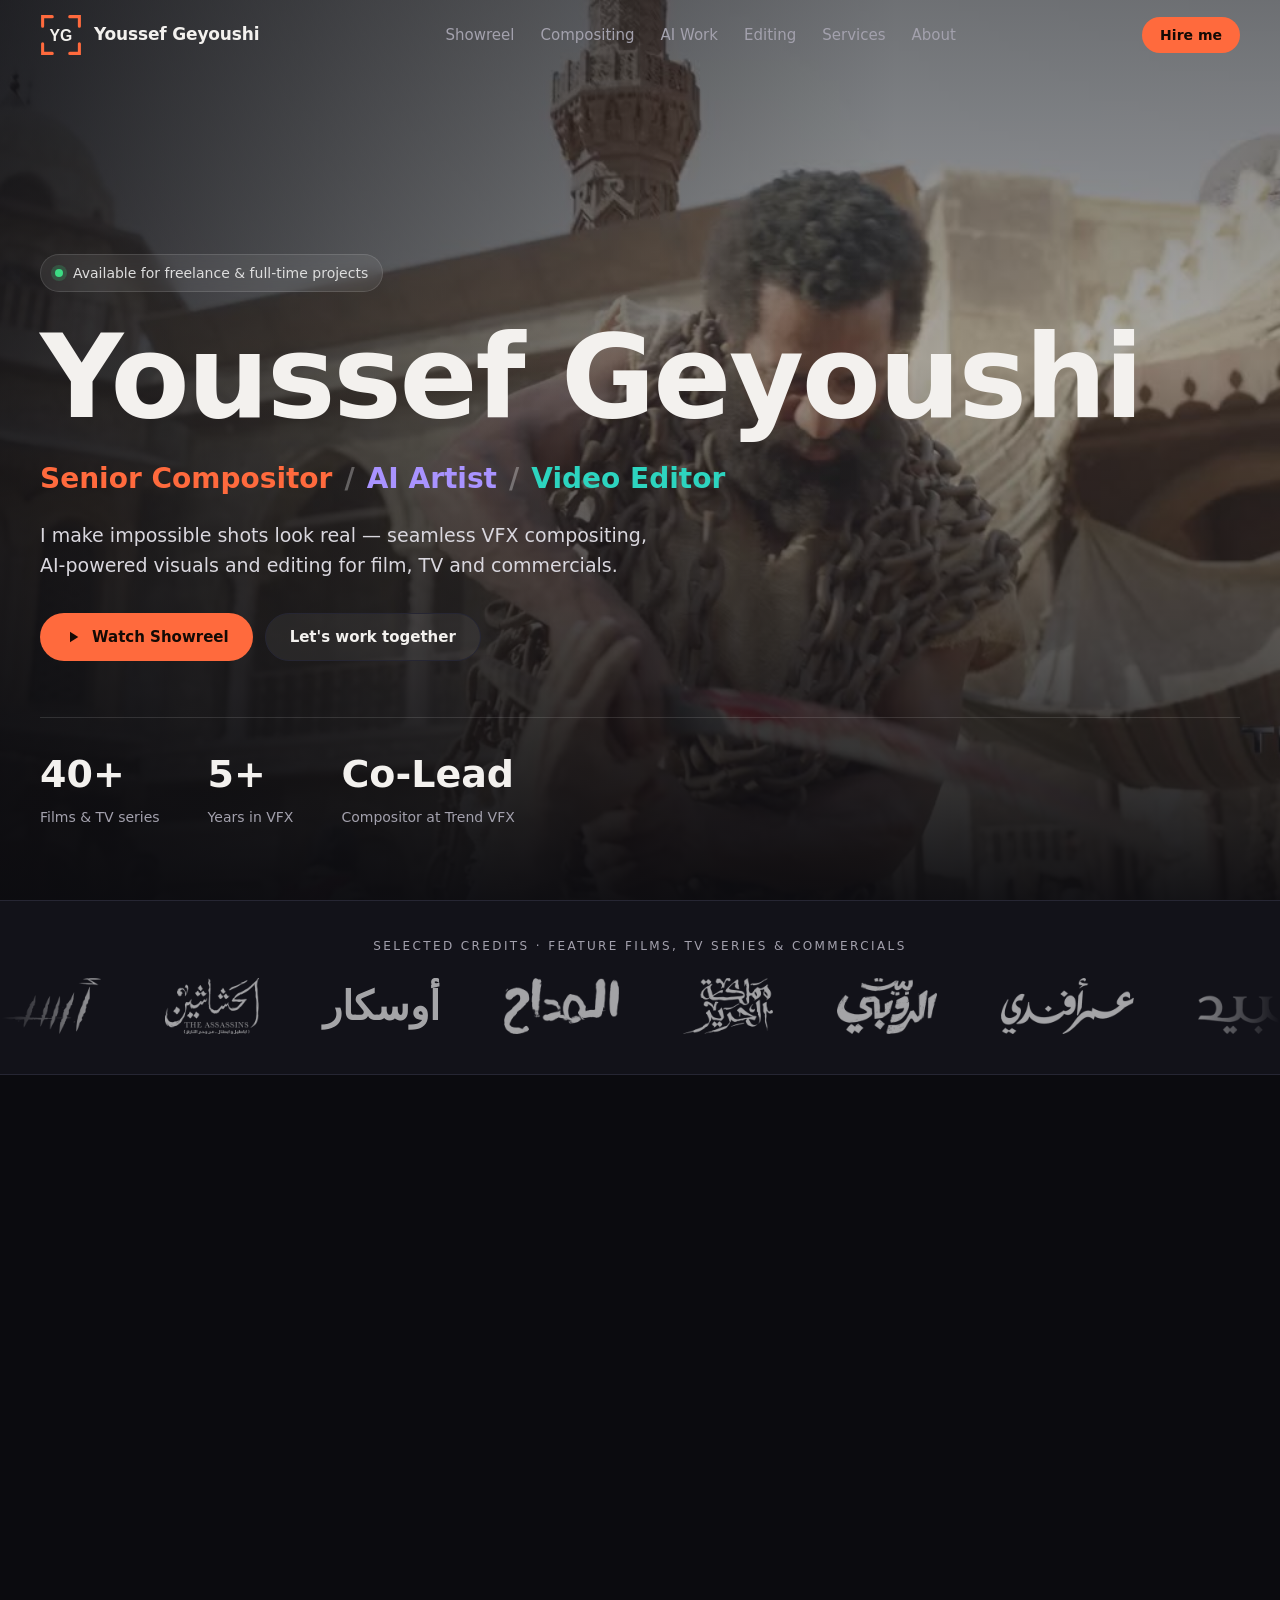
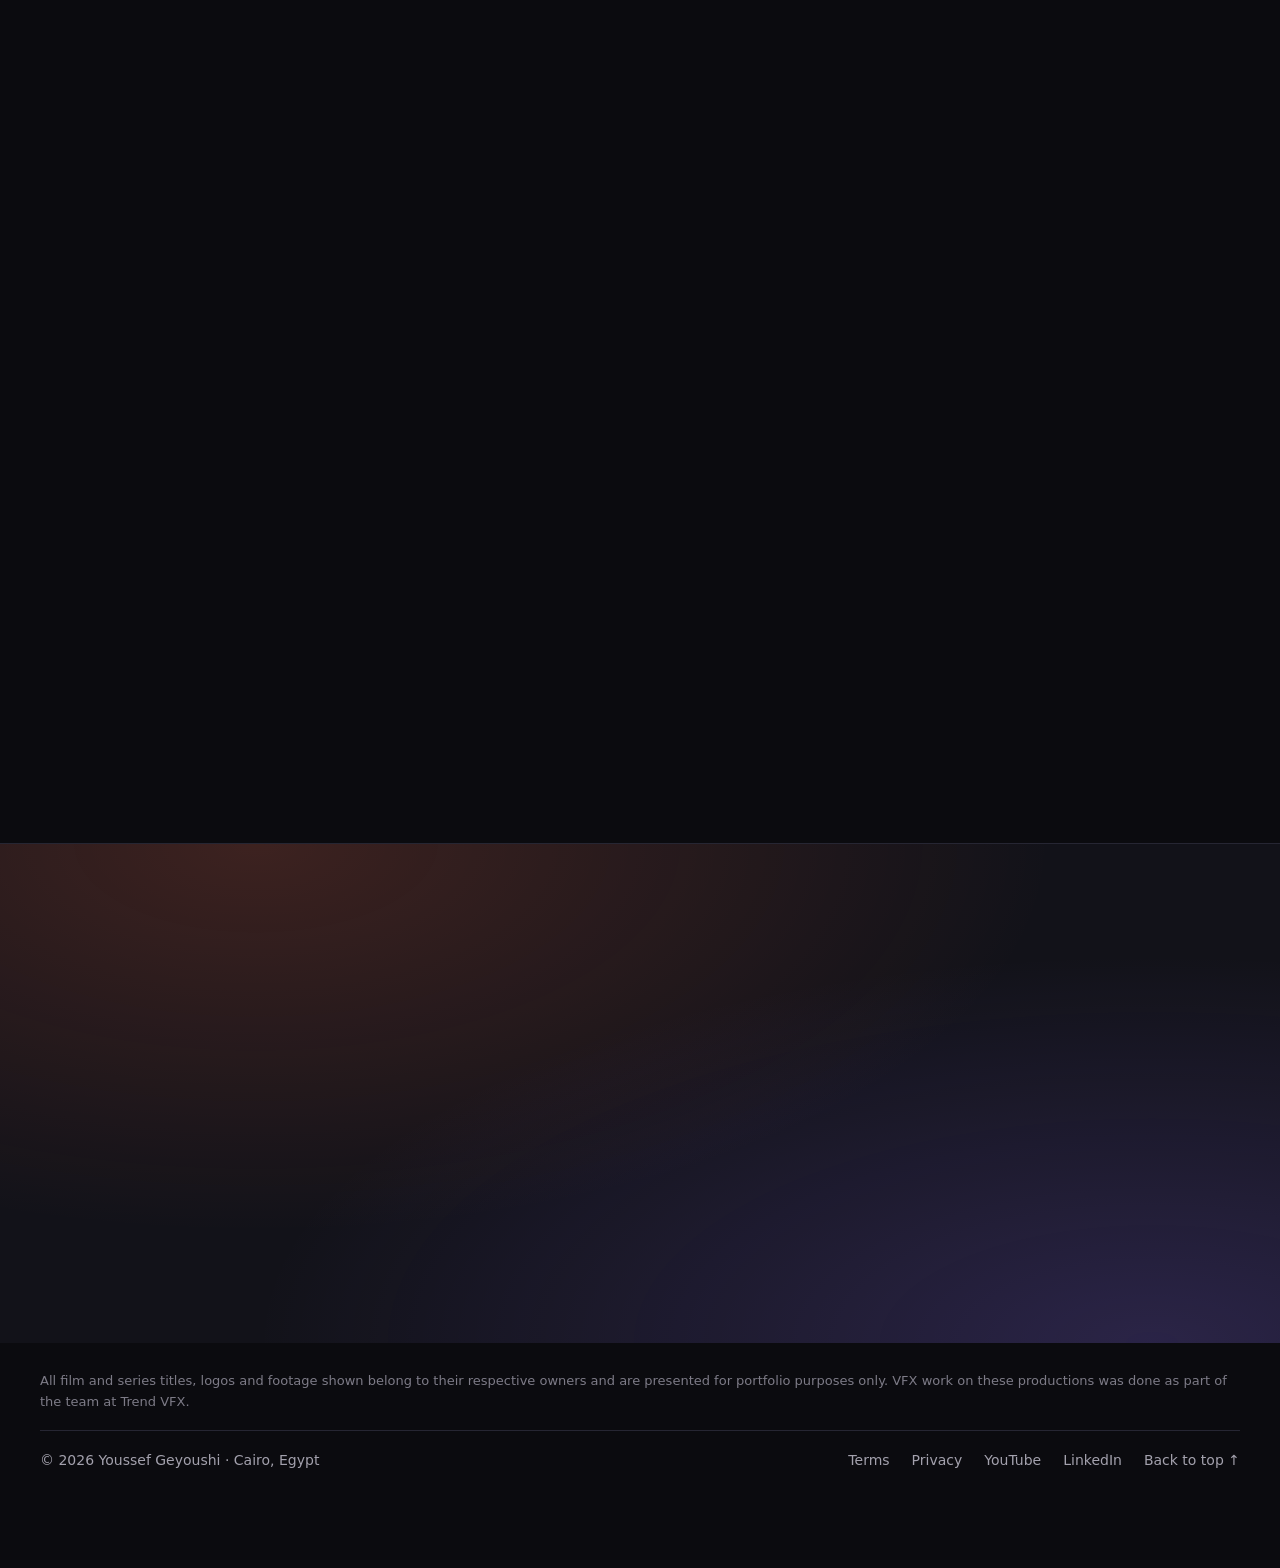
<file: index.html>
<!doctype html>
<html lang="en">
<head>
<meta charset="utf-8">
<meta name="viewport" content="width=device-width, initial-scale=1">
<meta http-equiv="Content-Security-Policy" content="default-src 'self'; script-src 'self'; style-src 'self' https://fonts.googleapis.com; font-src https://fonts.gstatic.com; img-src 'self' data:; media-src 'self'; connect-src 'self'; object-src 'none'; base-uri 'self'; form-action 'none'; upgrade-insecure-requests">
<meta name="referrer" content="strict-origin-when-cross-origin">
<title>Youssef Geyoushi | Senior Compositor, AI Artist &amp; Video Editor</title>
<meta name="description" content="Youssef Geyoushi — Senior Compositor &amp; Co-Lead at Trend VFX, AI Artist and Video Editor based in Cairo. 40+ films and TV series including Asad, The Assassins and El Maddah.">
<meta name="theme-color" content="#0b0b0f">
<meta property="og:title" content="Youssef Geyoushi | Compositor · AI Artist · Video Editor">
<meta property="og:description" content="VFX compositing, AI visuals and video editing for film, TV and commercials. 40+ productions.">
<meta property="og:image" content="https://youssef01160-alt.github.io/youssefgeyoushi.github.io/media/og-image.jpg">
<meta property="og:url" content="https://youssef01160-alt.github.io/youssefgeyoushi.github.io/">
<meta name="twitter:card" content="summary_large_image">
<meta property="og:image:width" content="1200">
<meta property="og:image:height" content="630">
<meta property="og:image:alt" content="Youssef Geyoushi logo">
<link rel="canonical" href="https://youssef01160-alt.github.io/youssefgeyoushi.github.io/">
<meta property="og:type" content="website">
<link rel="icon" href="favicon.svg" type="image/svg+xml">
<link rel="apple-touch-icon" href="apple-touch-icon.png">
<link rel="preconnect" href="https://fonts.googleapis.com">
<link rel="preconnect" href="https://fonts.gstatic.com" crossorigin>
<link href="https://fonts.googleapis.com/css2?family=Inter:wght@400;500;600&family=Space+Grotesk:wght@500;600;700&family=Reem+Kufi:wght@600;700&display=swap" rel="stylesheet">
<link rel="stylesheet" href="style.css">
<script type="application/ld+json">
{"@context":"https://schema.org","@type":"Person","name":"Youssef Geyoushi Farouk Ahmed","jobTitle":"Senior Compositor","url":"https://youssef01160-alt.github.io/youssefgeyoushi.github.io/","worksFor":{"@type":"Organization","name":"Trend VFX"},"address":{"@type":"PostalAddress","addressLocality":"Cairo","addressCountry":"EG"},"email":"mailto:Youssef01160@gmail.com","sameAs":["https://www.linkedin.com/in/youssef-ahmed-bbb38113a/","https://www.youtube.com/@YoussefGeyoushi8426/videos"]}
</script>
</head>
<body>

<header class="nav" id="top">
  <a class="brand" href="#top" aria-label="Youssef Geyoushi home">
    <svg class="mark" viewBox="0 0 48 48" aria-hidden="true">
      <path d="M3 14V3h11M34 3h11v11M45 34v11H34M14 45H3V34" fill="none" stroke="#ff6a3d" stroke-width="3.5" stroke-linecap="round"/>
      <text x="24" y="31" text-anchor="middle" font-family="Space Grotesk, Arial, sans-serif" font-weight="700" font-size="18" fill="#f3f1ee">YG</text>
    </svg>
    <span class="brand-name">Youssef Geyoushi</span>
  </a>
  <nav class="nav-links" id="nav-links" aria-label="Main">
    <a href="#showreel">Showreel</a>
    <a href="#compositing">Compositing</a>
    <a href="#ai">AI Work</a>
    <a href="#editing">Editing</a>
    <a href="#services">Services</a>
    <a href="#about">About</a>
    <a class="btn btn-small nav-cta-mobile" href="#contact">Hire me</a>
  </nav>
  <div class="nav-right">
    <a class="btn btn-small nav-cta" href="#contact">Hire me</a>
    <button class="menu-btn" aria-label="Open menu" aria-expanded="false" aria-controls="nav-links"><span></span><span></span></button>
  </div>
</header>

<main>
  <!-- HERO -->
  <section class="hero">
    <video class="hero-bg" autoplay muted loop playsinline aria-hidden="true"></video>
    <script src="hero.js"></script>
    <div class="hero-shade"></div>
    <div class="hero-inner wrap">
      <p class="eyebrow"><span class="dot"></span> Available for freelance &amp; full-time projects</p>
      <h1>Youssef Geyoushi</h1>
      <p class="roles"><span>Senior Compositor</span><i>/</i><span>AI Artist</span><i>/</i><span>Video Editor</span></p>
      <p class="lead">I make impossible shots look real — seamless VFX compositing, AI-powered visuals and editing for film, TV and commercials.</p>
      <div class="hero-cta">
        <button class="btn" data-play="media/showreel.mp4" data-title="Compositing Showreel 2026">
          <svg viewBox="0 0 24 24" aria-hidden="true"><path d="M8 5v14l11-7z"/></svg> Watch Showreel
        </button>
        <a class="btn btn-ghost" href="#contact">Let's work together</a>
      </div>
      <ul class="stats">
        <li><b>40+</b><span>Films &amp; TV series</span></li>
        <li><b>5+</b><span>Years in VFX</span></li>
        <li><b>Co-Lead</b><span>Compositor at Trend VFX</span></li>
      </ul>
    </div>
  </section>

  <!-- CREDITS -->
  <section class="credits" aria-label="Selected credits">
    <p class="credits-label">Selected credits · Feature films, TV series &amp; commercials</p>
    <div class="marquee">
      <div class="marquee-track">
        <img src="media/logos/asad.png" alt="Asad" height="140">
        <img src="media/logos/assassins.png" alt="The Assassins" height="140">
        <span class="t-ar">أوسكار</span>
        <img src="media/logos/maddah.png" alt="El Maddah" height="140">
        <img src="media/logos/silk-kingdom.png" alt="Silk Kingdom" height="140">
        <img src="media/logos/ruby-house.png" alt="El Ruby House" height="140">
        <img src="media/logos/omar-afandi.png" alt="Omar Afandi" height="140">
        <img src="media/logos/slave-market.png" alt="Slave Market" height="140">
        <img src="media/logos/el-king.png" alt="El King" height="140">
        <img src="media/logos/katiba-101.png" alt="El Katiba 101" height="140">
        <img src="media/logos/indigenous.png" alt="Indigenous" height="140">
        <img src="media/logos/el-atawla.png" alt="El Atawla" height="140">
        <img src="media/logos/ahmed-ahmed.png" alt="Ahmed &amp; Ahmed" height="140">
        <img src="media/logos/shamarikh.png" alt="Shamarikh" height="140">
        <img src="media/logos/awlad-el-raaey.png" alt="Awlad El Raaey" height="140">
        <span class="t-en">Novara</span>
        <span class="t-en">Qomra</span>
        <span class="t-en">Ora</span>
      </div>
    </div>
  </section>

  <!-- SHOWREEL -->
  <section class="section wrap" id="showreel">
    <div class="section-head">
      <p class="kicker">01 — Showreel</p>
      <h2>Compositing Showreel 2026</h2>
      <p class="sub">Keying, rotoscoping, cleanup and CG compositing from feature films, TV series and commercials.</p>
    </div>
    <div class="reel">
      <video controls preload="none" playsinline poster="media/showreel.jpg">
        <source src="media/showreel.mp4" type="video/mp4">
      </video>
    </div>
  </section>

  <!-- COMPOSITING -->
  <section class="section wrap" id="compositing">
    <div class="section-head">
      <p class="kicker">02 — Compositing</p>
      <h2>VFX Breakdowns</h2>
      <p class="sub">Layer-by-layer breakdowns that show how each shot was built.</p>
    </div>
    <div class="grid grid-2">
      <article class="card" data-play="media/asad-breakdown.mp4" data-title="Asad — VFX Breakdown">
        <div class="thumb" tabindex="0" role="button" aria-label="Play Asad — VFX Breakdown">
          <img src="media/asad-breakdown.jpg" alt="Asad VFX breakdown" loading="lazy">
          <span class="play"><svg viewBox="0 0 24 24"><path d="M8 5v14l11-7z"/></svg></span>
          <span class="len">1:03</span>
        </div>
        <div class="card-body">
          <h3>Asad</h3>
          <p class="tag">Feature Film · VFX Breakdown</p>
          <p>Historical epic — CG environments, city extensions, digital crowds and FX integration.</p>
        </div>
      </article>
      <article class="card" data-play="media/oscar-breakdown.mp4" data-title="Oscar: Return of the Mammoth — VFX Breakdown">
        <div class="thumb" tabindex="0" role="button" aria-label="Play Oscar: Return of the Mammoth — VFX Breakdown">
          <img src="media/oscar-breakdown.jpg" alt="Oscar VFX breakdown" loading="lazy">
          <span class="play"><svg viewBox="0 0 24 24"><path d="M8 5v14l11-7z"/></svg></span>
          <span class="len">1:30</span>
        </div>
        <div class="card-body">
          <h3>Oscar: Return of the Mammoth</h3>
          <p class="tag">Feature Film · VFX Breakdown</p>
          <p>CG creature compositing, keying, set extensions and seamless plate integration.</p>
        </div>
      </article>
    </div>
  </section>

  <!-- AI -->
  <section class="section wrap" id="ai">
    <div class="section-head">
      <p class="kicker kicker-ai">03 — AI Artist</p>
      <h2>AI-Powered Shots</h2>
      <p class="sub">Generative AI combined with real compositing craft — production-ready, not just pretty pictures.</p>
    </div>
    <div class="grid grid-2">
      <article class="card ai" data-play="media/ai-cleanup.mp4" data-title="People Cleanup by AI">
        <div class="thumb" tabindex="0" role="button" aria-label="Play People Cleanup by AI">
          <video muted loop playsinline preload="none" poster="media/ai-cleanup.jpg" data-switch="10"><source src="media/ai-cleanup.mp4" type="video/mp4"></video>
          <span class="badge">Before</span>
        </div>
        <div class="card-body">
          <h3>People Cleanup</h3>
          <p class="tag">AI Cleanup · Compositing</p>
          <p>Every player removed from a moving football shot, leaving a clean, natural plate.</p>
        </div>
      </article>
      <article class="card ai" data-play="media/ai-tattoo.mp4" data-title="Tattoo Removal by AI">
        <div class="thumb" tabindex="0" role="button" aria-label="Play Tattoo Removal by AI">
          <video muted loop playsinline preload="none" poster="media/ai-tattoo.jpg" data-switch="7.54"><source src="media/ai-tattoo.mp4" type="video/mp4"></video>
          <span class="badge">Before</span>
        </div>
        <div class="card-body">
          <h3>Tattoo Removal</h3>
          <p class="tag">AI Cleanup · Beauty Work</p>
          <p>Full-body tattoos removed on moving skin while keeping natural texture and lighting.</p>
        </div>
      </article>
      <article class="card ai" data-play="media/ai-stadium.mp4" data-title="Stadium Transformation by AI — Kingdom Arena">
        <div class="thumb" tabindex="0" role="button" aria-label="Play Stadium Transformation by AI — Kingdom Arena">
          <video muted loop playsinline preload="none" poster="media/ai-stadium.jpg"><source src="media/ai-stadium.mp4" type="video/mp4"></video>
        </div>
        <div class="card-body">
          <h3>Stadium Transformation — Kingdom Arena</h3>
          <p class="tag">AI Generation · Environment</p>
          <p>Al Hilal's Kingdom Arena reimagined with AI — new look, lighting and branding on a moving aerial shot.</p>
        </div>
      </article>
      <article class="card ai" data-play="media/ai-screen.mp4" data-title="Screen Replacement by AI &amp; Compositing">
        <div class="thumb" tabindex="0" role="button" aria-label="Play Screen Replacement by AI &amp; Compositing">
          <video muted loop playsinline preload="none" poster="media/ai-screen.jpg"><source src="media/ai-screen.mp4" type="video/mp4"></video>
        </div>
        <div class="card-body">
          <h3>Screen Replacement</h3>
          <p class="tag">AI Generation · Compositing</p>
          <p>New AI-generated screen content, composited into the shot with matching light and grade.</p>
        </div>
      </article>
      <article class="card ai card-wide" data-play="media/ai-daynight.mp4" data-title="Day to Night by AI">
        <div class="thumb thumb-tall" tabindex="0" role="button" aria-label="Play Day to Night by AI">
          <video muted loop playsinline preload="none" poster="media/ai-daynight.jpg"><source src="media/ai-daynight.mp4" type="video/mp4"></video>
          <span class="badge">Day / Night</span>
        </div>
        <div class="card-body">
          <h3>Day to Night</h3>
          <p class="tag">AI Relighting · Compositing</p>
          <p>A daytime street shot turned into a convincing night scene — new sky, street lights, car lights and a full regrade, while the actor stays untouched.</p>
        </div>
      </article>
    </div>
  </section>

  <!-- EDITING -->
  <section class="section wrap" id="editing">
    <div class="section-head">
      <p class="kicker kicker-edit">04 — Video Editing</p>
      <h2>Short-Form Editing</h2>
      <p class="sub">Reels and Shorts with motion typography, animated graphics and tight pacing — built to keep people watching.</p>
    </div>
    <div class="phones">
      <article class="phone" data-play="media/edit-sahabi.mp4" data-title="The Sad Companion">
        <div class="screen" tabindex="0" role="button" aria-label="Play The Sad Companion">
          <img src="media/edit-sahabi.jpg" alt="" loading="lazy">
          <span class="play play-edit"><svg viewBox="0 0 24 24"><path d="M8 5v14l11-7z"/></svg></span>
          <span class="len">1:23</span>
        </div>
        <h3>The Sad Companion</h3>
      </article>
      <article class="phone" data-play="media/edit-ein-3.mp4" data-title="Al-Hasan &amp; Al-Husayn">
        <div class="screen" tabindex="0" role="button" aria-label="Play Al-Hasan &amp; Al-Husayn">
          <img src="media/edit-ein-3.jpg" alt="" loading="lazy">
          <span class="play play-edit"><svg viewBox="0 0 24 24"><path d="M8 5v14l11-7z"/></svg></span>
          <span class="len">0:45</span>
        </div>
        <h3>Al-Hasan &amp; Al-Husayn</h3>
      </article>
      <article class="phone" data-play="media/edit-dua.mp4" data-title="Supplication in Ease &amp; Hardship">
        <div class="screen" tabindex="0" role="button" aria-label="Play Supplication in Ease &amp; Hardship">
          <img src="media/edit-dua.jpg" alt="" loading="lazy">
          <span class="play play-edit"><svg viewBox="0 0 24 24"><path d="M8 5v14l11-7z"/></svg></span>
          <span class="len">1:16</span>
        </div>
        <h3>Supplication in Ease &amp; Hardship</h3>
      </article>
      <article class="phone" data-play="media/edit-ein-1.mp4" data-title="The Evil Eye">
        <div class="screen" tabindex="0" role="button" aria-label="Play The Evil Eye">
          <img src="media/edit-ein-1.jpg" alt="" loading="lazy">
          <span class="play play-edit"><svg viewBox="0 0 24 24"><path d="M8 5v14l11-7z"/></svg></span>
          <span class="len">0:20</span>
        </div>
        <h3>The Evil Eye</h3>
      </article>
    </div>
  </section>

  <!-- SERVICES -->
  <section class="section wrap" id="services">
    <div class="section-head">
      <p class="kicker">05 — Services</p>
      <h2>What I can do for you</h2>
    </div>
    <div class="grid grid-3">
      <div class="service">
        <div class="icon"><svg viewBox="0 0 24 24"><path d="M4 4h10v10H4z" fill="none" stroke="currentColor" stroke-width="2"/><path d="M10 10h10v10H10z" fill="currentColor" opacity=".55"/></svg></div>
        <h3>VFX Compositing</h3>
        <ul><li>Keying &amp; rotoscoping</li><li>CG &amp; set extension integration</li><li>Tracking &amp; cleanup</li><li>Color matching &amp; final look</li></ul>
      </div>
      <div class="service ai">
        <div class="icon"><svg viewBox="0 0 24 24"><path d="M12 2l2.4 6.6L21 11l-6.6 2.4L12 20l-2.4-6.6L3 11l6.6-2.4z" fill="currentColor"/></svg></div>
        <h3>AI Visuals</h3>
        <ul><li>Custom ComfyUI workflows</li><li>AI cleanup &amp; object removal</li><li>Relighting, screen &amp; environment replacement</li><li>Image &amp; video generation, upscaling</li></ul>
      </div>
      <div class="service edit">
        <div class="icon"><svg viewBox="0 0 24 24"><path d="M3 6h18M3 12h12M3 18h8" stroke="currentColor" stroke-width="2.2" stroke-linecap="round" fill="none"/><path d="M17 15l5 3-5 3z" fill="currentColor"/></svg></div>
        <h3>Video Editing</h3>
        <ul><li>Reels, Shorts &amp; social content</li><li>Motion typography &amp; graphics</li><li>Pacing, story &amp; sound editing</li><li>Delivery in every format</li></ul>
      </div>
    </div>

    <div class="tools">
      <p class="tools-label">Tools I work with</p>
      <ul>
        <li>Nuke</li><li>After Effects</li><li>Premiere Pro</li><li>Boris FX Mocha</li><li>Audition</li><li>Media Encoder</li>
        <li class="ai">ComfyUI</li><li class="ai">Magnific</li><li class="ai">Higgsfield</li><li class="ai">Midjourney</li><li class="ai">Claude</li><li class="ai">ChatGPT</li>
      </ul>
    </div>
  </section>

  <!-- ABOUT -->
  <section class="section wrap" id="about">
    <div class="about">
      <div>
        <p class="kicker">06 — About</p>
        <h2>Craft first. AI where it makes the shot better.</h2>
      </div>
      <div class="about-text">
        <p>I'm a Senior Compositor and Co-Lead at <b>Trend VFX</b> in Cairo, where I've worked on 40+ feature films and TV series — including <b>Asad</b>, <b>The Assassins</b>, <b>El Maddah</b> and <b>Omar Afandi</b>. I review shots, help the team keep quality consistent, and step in on the complex shots when deadlines get tight.</p>
        <p>Alongside compositing, I build AI workflows that solve real production problems — cleanups, replacements, relighting and new visuals delivered faster without losing quality. As a video editor, I always think about how a shot plays in the final cut.</p>
        <ol class="process">
          <li><b>Brief</b><span>Understand the shot and the look you need</span></li>
          <li><b>Build</b><span>Composite, clean up, generate or edit</span></li>
          <li><b>Review</b><span>Feedback rounds until it's right</span></li>
          <li><b>Deliver</b><span>On time, in the format you need</span></li>
        </ol>
      </div>
    </div>
  </section>

  <!-- CONTACT -->
  <section class="contact" id="contact">
    <div class="wrap contact-inner">
      <p class="kicker">07 — Contact</p>
      <h2>Have a shot that needs fixing?<br><span class="grad">Let's make it real.</span></h2>
      <p class="sub">Tell me about your project — I usually reply within 24 hours.</p>
      <div class="contact-links">
        <a class="btn" href="mailto:Youssef01160@gmail.com?subject=Project%20inquiry">
          <svg viewBox="0 0 24 24" aria-hidden="true"><path d="M3 5h18v14H3z" fill="none" stroke="currentColor" stroke-width="2"/><path d="M3 6l9 7 9-7" fill="none" stroke="currentColor" stroke-width="2"/></svg> Youssef01160@gmail.com
        </a>
        <a class="btn btn-wa" href="https://wa.me/201111949241" target="_blank" rel="noopener">
          <svg viewBox="0 0 24 24" aria-hidden="true"><path d="M12 2a10 10 0 0 0-8.6 15.1L2 22l5-1.3A10 10 0 1 0 12 2zm5.3 14.1c-.2.6-1.3 1.2-1.8 1.2-.5.1-1 .1-3.3-.8-2.7-1.1-4.5-3.9-4.6-4.1-.1-.2-1.1-1.5-1.1-2.8s.7-2 1-2.3c.2-.3.5-.3.7-.3h.5c.2 0 .4 0 .6.5l.8 2c.1.2.1.3 0 .5l-.4.6c-.1.2-.3.3-.1.6.2.3.8 1.3 1.7 2.1 1.2 1 2.1 1.3 2.4 1.5.3.1.5.1.6-.1l.9-1c.2-.3.4-.2.6-.1l1.9.9c.3.1.5.2.5.3.1.2.1.7-.1 1.3z"/></svg> WhatsApp
        </a>
        <a class="btn btn-ghost" href="https://www.linkedin.com/in/youssef-ahmed-bbb38113a/" target="_blank" rel="noopener">LinkedIn</a>
        <a class="btn btn-yt" href="https://www.youtube.com/@YoussefGeyoushi8426/videos" target="_blank" rel="noopener"><svg viewBox="0 0 24 24" aria-hidden="true"><path d="M23 7.2a3 3 0 0 0-2.1-2.1C19 4.6 12 4.6 12 4.6s-7 0-8.9.5A3 3 0 0 0 1 7.2 31 31 0 0 0 .5 12a31 31 0 0 0 .5 4.8 3 3 0 0 0 2.1 2.1c1.9.5 8.9.5 8.9.5s7 0 8.9-.5a3 3 0 0 0 2.1-2.1 31 31 0 0 0 .5-4.8 31 31 0 0 0-.5-4.8zM9.7 15.1V8.9l5.8 3.1z"/></svg> YouTube</a>
        <a class="btn btn-ghost" href="Youssef_Geyoushi_CV.pdf" download>Download CV</a>
      </div>
    </div>
  </section>
</main>

<footer class="footer wrap">
  <p class="credits-notice" id="credits-notice">All film and series titles, logos and footage shown belong to their respective owners and are presented for portfolio purposes only. VFX work on these productions was done as part of the team at Trend VFX.</p>
  <span>© <span id="year">2026</span> Youssef Geyoushi · Cairo, Egypt</span>
  <span class="footer-links"><a href="terms.html">Terms</a><a href="privacy.html">Privacy</a><a href="https://www.youtube.com/@YoussefGeyoushi8426/videos" target="_blank" rel="noopener">YouTube</a><a href="https://www.linkedin.com/in/youssef-ahmed-bbb38113a/" target="_blank" rel="noopener">LinkedIn</a><a href="#top">Back to top ↑</a></span>
</footer>

<a class="wa-float" href="https://wa.me/201111949241" target="_blank" rel="noopener" aria-label="Chat on WhatsApp">
  <svg viewBox="0 0 24 24" aria-hidden="true"><path d="M12 2a10 10 0 0 0-8.6 15.1L2 22l5-1.3A10 10 0 1 0 12 2zm5.3 14.1c-.2.6-1.3 1.2-1.8 1.2-.5.1-1 .1-3.3-.8-2.7-1.1-4.5-3.9-4.6-4.1-.1-.2-1.1-1.5-1.1-2.8s.7-2 1-2.3c.2-.3.5-.3.7-.3h.5c.2 0 .4 0 .6.5l.8 2c.1.2.1.3 0 .5l-.4.6c-.1.2-.3.3-.1.6.2.3.8 1.3 1.7 2.1 1.2 1 2.1 1.3 2.4 1.5.3.1.5.1.6-.1l.9-1c.2-.3.4-.2.6-.1l1.9.9c.3.1.5.2.5.3.1.2.1.7-.1 1.3z"/></svg>
</a>

<!-- Video lightbox -->
<div class="lightbox" id="lightbox" role="dialog" aria-modal="true" aria-label="Video player" hidden>
  <button class="lb-close" aria-label="Close video">×</button>
  <div class="lb-inner">
    <video id="lb-video" controls playsinline></video>
    <p class="lb-title" id="lb-title"></p>
  </div>
</div>

<script src="script.js"></script>
</body>
</html>
</file>
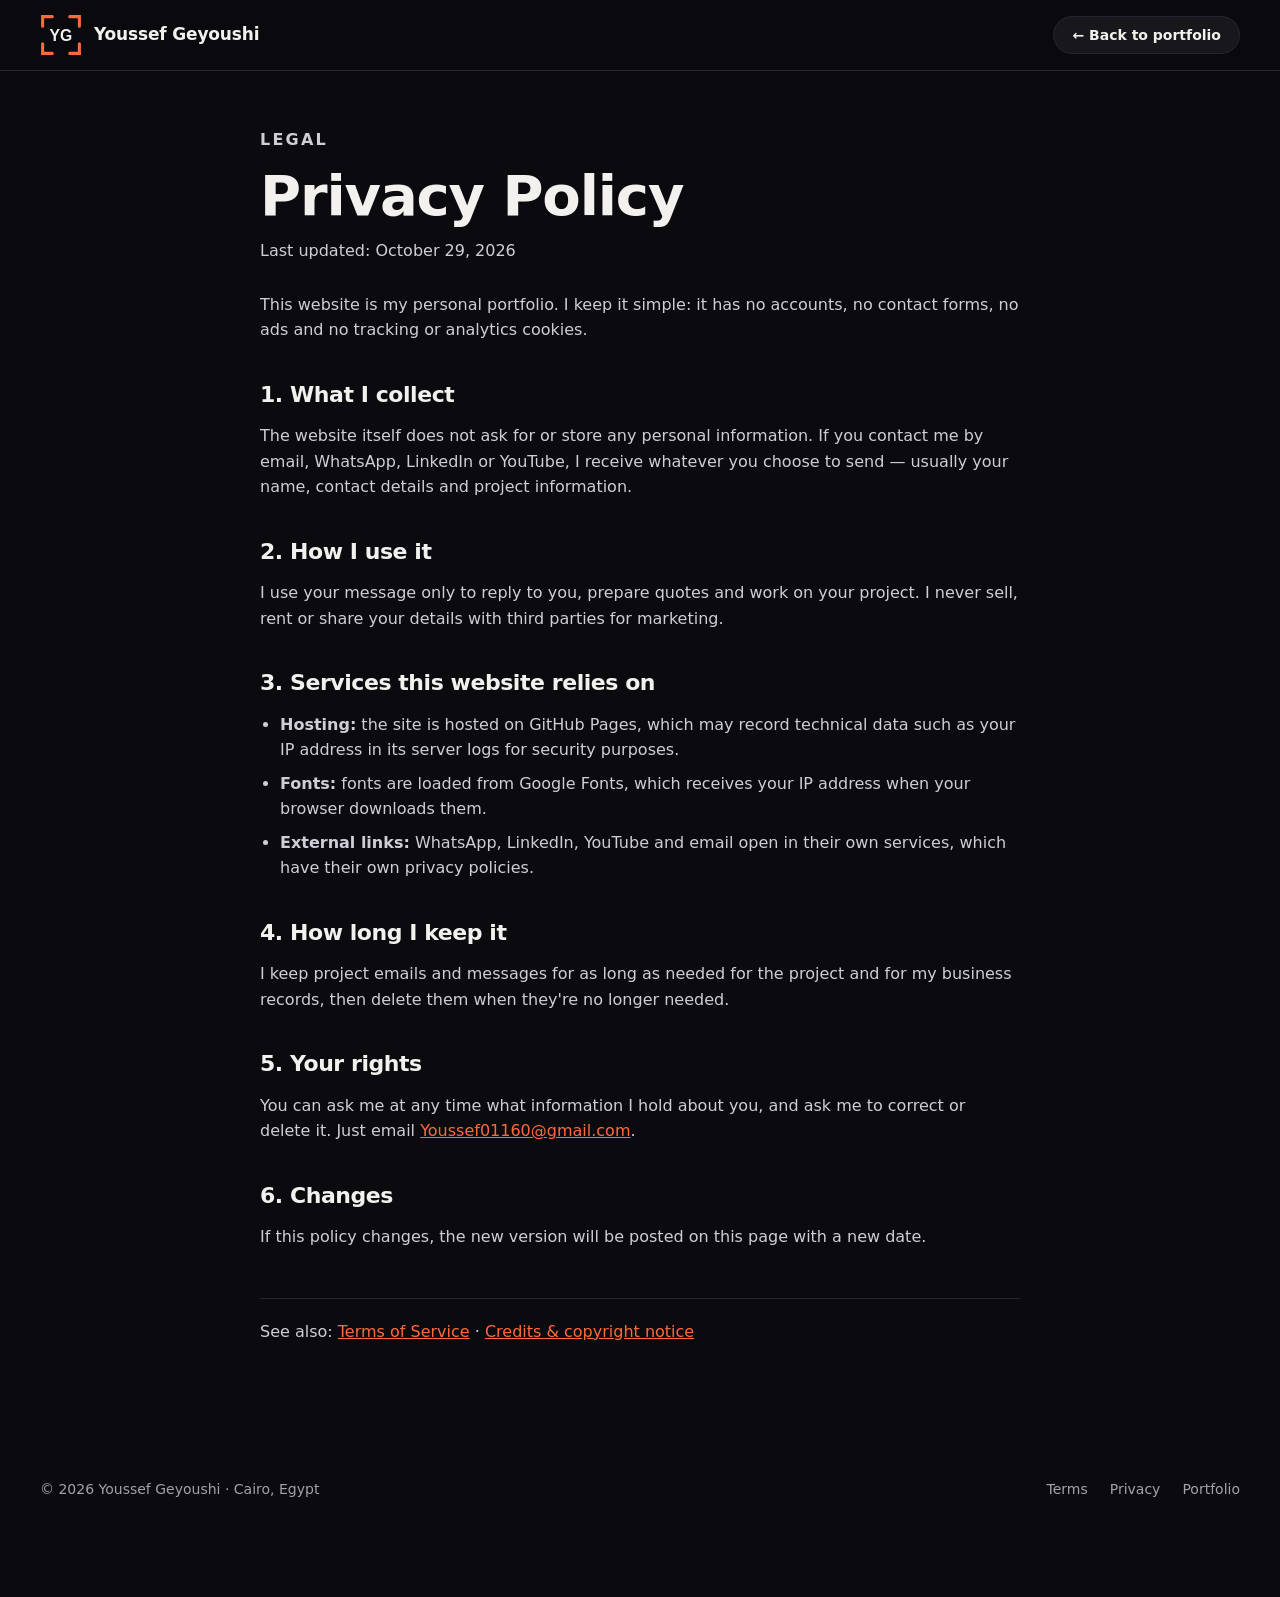
<file: privacy.html>
<!doctype html>
<html lang="en">
<head>
<meta charset="utf-8">
<meta name="viewport" content="width=device-width, initial-scale=1">
<meta http-equiv="Content-Security-Policy" content="default-src 'self'; script-src 'self'; style-src 'self' https://fonts.googleapis.com; font-src https://fonts.gstatic.com; img-src 'self' data:; media-src 'self'; connect-src 'self'; object-src 'none'; base-uri 'self'; form-action 'none'; upgrade-insecure-requests">
<meta name="referrer" content="strict-origin-when-cross-origin">
<title>Privacy Policy | Youssef Geyoushi</title>
<meta name="description" content="Privacy Policy for Youssef Geyoushi's portfolio website.">
<meta name="theme-color" content="#0b0b0f">
<meta property="og:title" content="Privacy Policy | Youssef Geyoushi">
<meta property="og:image" content="https://youssef01160-alt.github.io/youssefgeyoushi.github.io/media/og-image.jpg">
<meta name="twitter:card" content="summary_large_image">
<link rel="icon" href="favicon.svg" type="image/svg+xml">
<link rel="apple-touch-icon" href="apple-touch-icon.png">
<link rel="preconnect" href="https://fonts.googleapis.com">
<link rel="preconnect" href="https://fonts.gstatic.com" crossorigin>
<link href="https://fonts.googleapis.com/css2?family=Inter:wght@400;500;600&family=Space+Grotesk:wght@500;600;700&display=swap" rel="stylesheet">
<link rel="stylesheet" href="style.css">
</head>
<body class="legal-page">

<header class="nav scrolled">
  <a class="brand" href="index.html" aria-label="Back to Youssef Geyoushi home">
    <svg class="mark" viewBox="0 0 48 48" aria-hidden="true">
      <path d="M3 14V3h11M34 3h11v11M45 34v11H34M14 45H3V34" fill="none" stroke="#ff6a3d" stroke-width="3.5" stroke-linecap="round"/>
      <text x="24" y="31" text-anchor="middle" font-family="Space Grotesk, Arial, sans-serif" font-weight="700" font-size="18" fill="#f3f1ee">YG</text>
    </svg>
    <span class="brand-name">Youssef Geyoushi</span>
  </a>
  <a class="btn btn-small btn-ghost" href="index.html">← Back to portfolio</a>
</header>

<main class="legal wrap">
  <p class="kicker">Legal</p>
  <h1>Privacy Policy</h1>
  <p class="updated">Last updated: October 29, 2026</p>

  <p>This website is my personal portfolio. I keep it simple: it has no accounts, no contact forms, no ads and no tracking or analytics cookies.</p>

  <h2>1. What I collect</h2>
  <p>The website itself does not ask for or store any personal information. If you contact me by email, WhatsApp, LinkedIn or YouTube, I receive whatever you choose to send — usually your name, contact details and project information.</p>

  <h2>2. How I use it</h2>
  <p>I use your message only to reply to you, prepare quotes and work on your project. I never sell, rent or share your details with third parties for marketing.</p>

  <h2>3. Services this website relies on</h2>
  <ul>
    <li><b>Hosting:</b> the site is hosted on GitHub Pages, which may record technical data such as your IP address in its server logs for security purposes.</li>
    <li><b>Fonts:</b> fonts are loaded from Google Fonts, which receives your IP address when your browser downloads them.</li>
    <li><b>External links:</b> WhatsApp, LinkedIn, YouTube and email open in their own services, which have their own privacy policies.</li>
  </ul>

  <h2>4. How long I keep it</h2>
  <p>I keep project emails and messages for as long as needed for the project and for my business records, then delete them when they're no longer needed.</p>

  <h2>5. Your rights</h2>
  <p>You can ask me at any time what information I hold about you, and ask me to correct or delete it. Just email <a href="mailto:Youssef01160@gmail.com">Youssef01160@gmail.com</a>.</p>

  <h2>6. Changes</h2>
  <p>If this policy changes, the new version will be posted on this page with a new date.</p>

  <p class="legal-links">See also: <a href="terms.html">Terms of Service</a> · <a href="index.html#credits-notice">Credits &amp; copyright notice</a></p>
</main>

<footer class="footer wrap">
  <span>© 2026 Youssef Geyoushi · Cairo, Egypt</span>
  <span class="footer-links"><a href="terms.html">Terms</a><a href="privacy.html">Privacy</a><a href="index.html">Portfolio</a></span>
</footer>
</body>
</html>
</file>
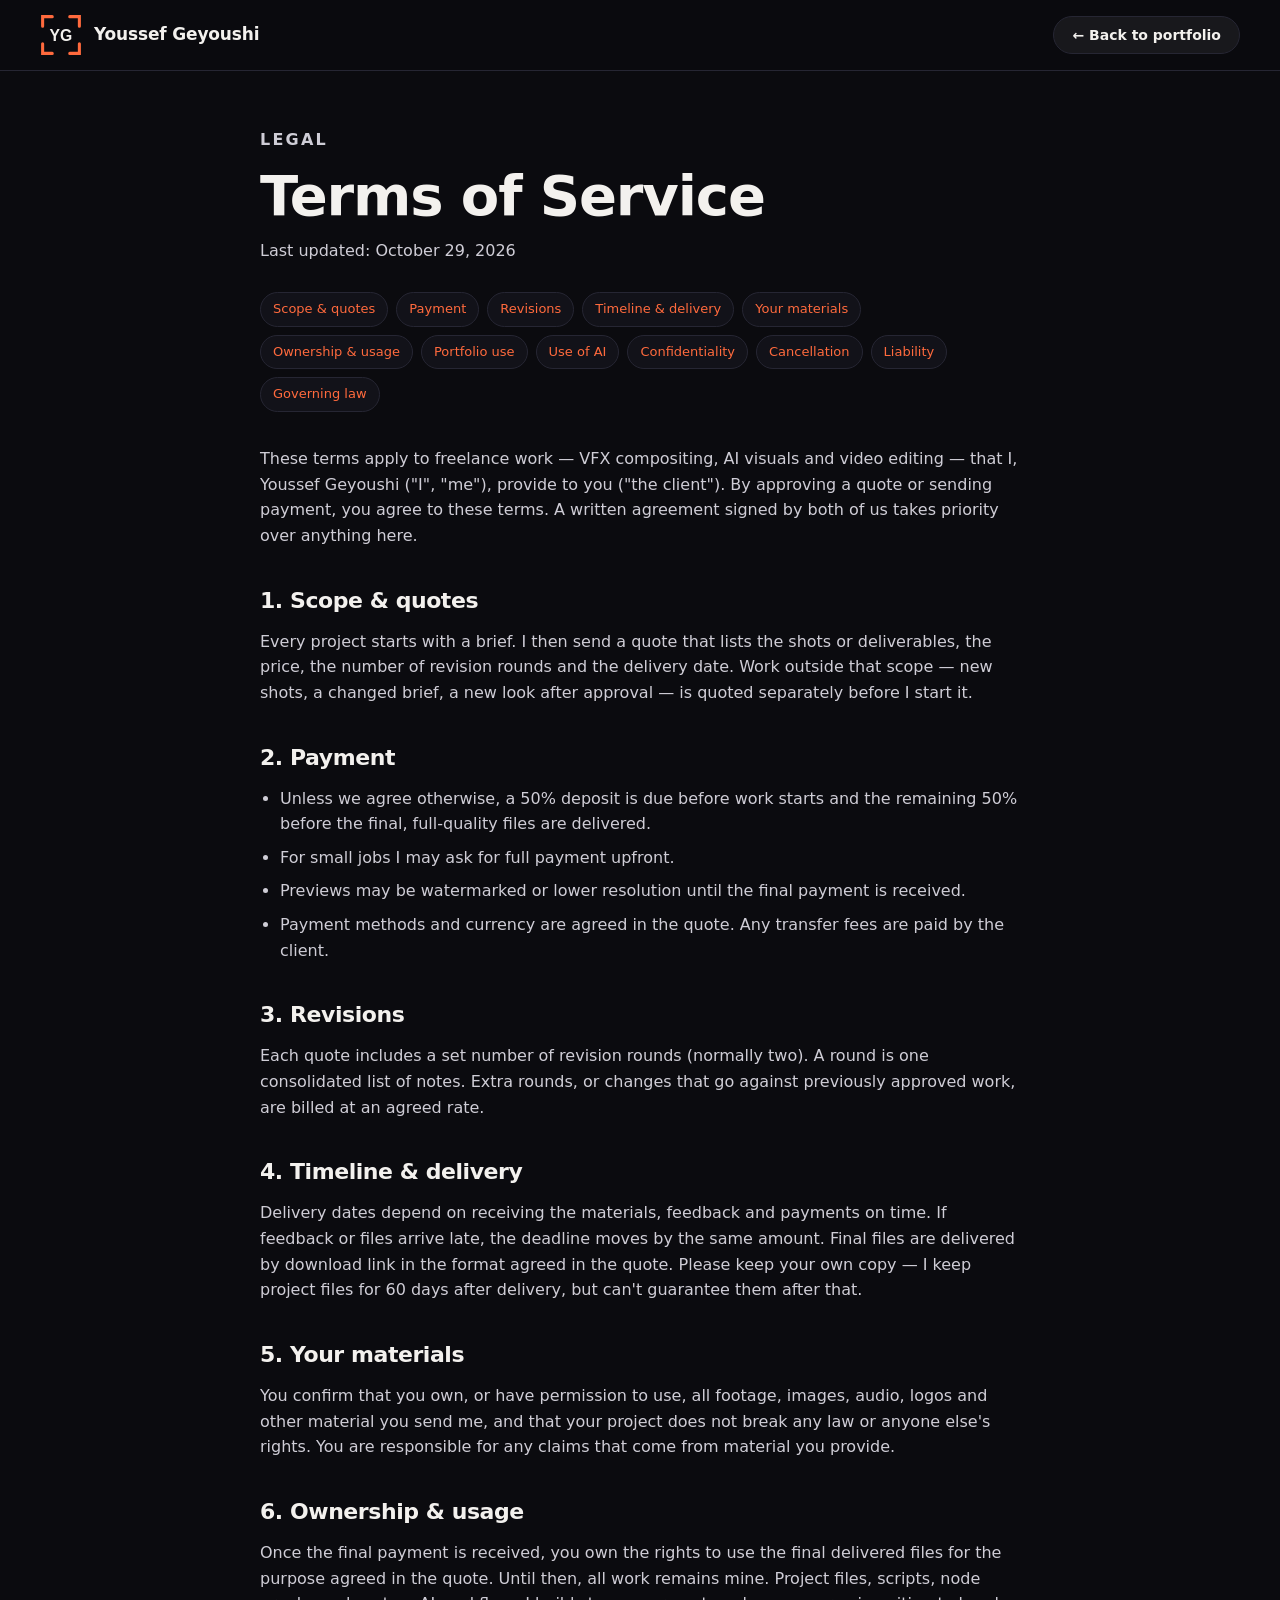
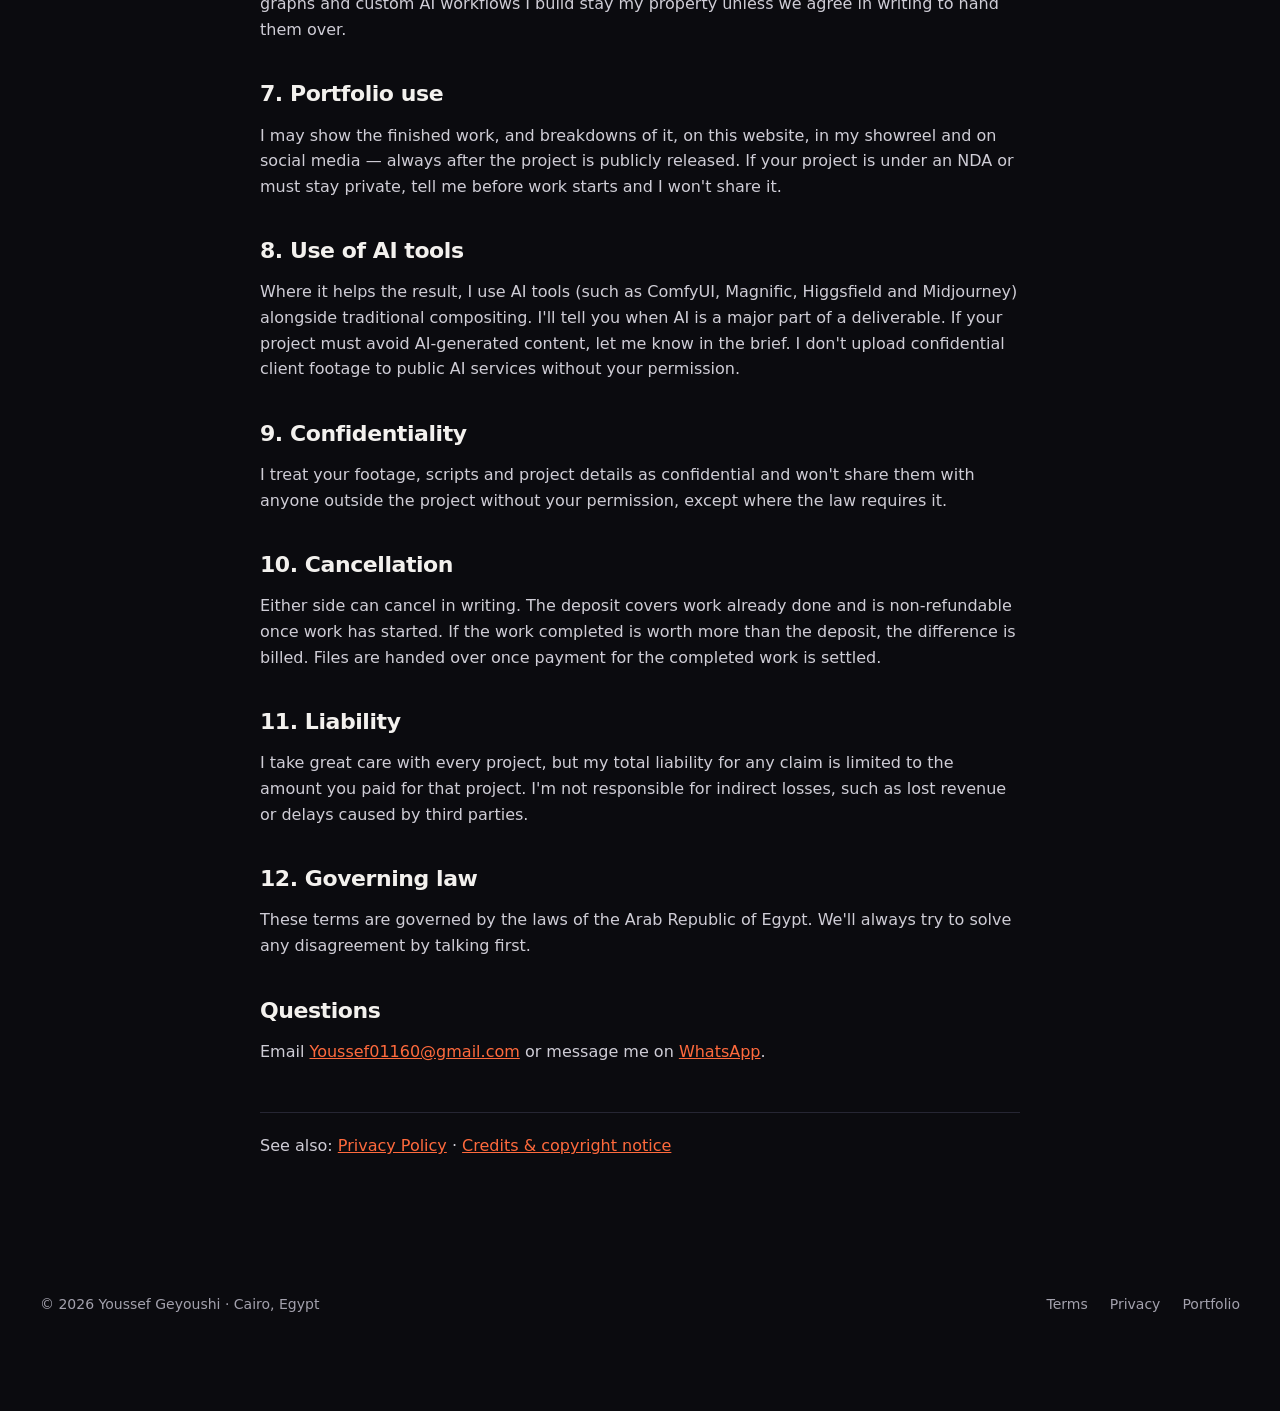
<file: terms.html>
<!doctype html>
<html lang="en">
<head>
<meta charset="utf-8">
<meta name="viewport" content="width=device-width, initial-scale=1">
<meta http-equiv="Content-Security-Policy" content="default-src 'self'; script-src 'self'; style-src 'self' https://fonts.googleapis.com; font-src https://fonts.gstatic.com; img-src 'self' data:; media-src 'self'; connect-src 'self'; object-src 'none'; base-uri 'self'; form-action 'none'; upgrade-insecure-requests">
<meta name="referrer" content="strict-origin-when-cross-origin">
<title>Terms of Service | Youssef Geyoushi</title>
<meta name="description" content="Terms of Service for freelance VFX compositing, AI visuals and video editing work by Youssef Geyoushi.">
<meta name="theme-color" content="#0b0b0f">
<meta property="og:title" content="Terms of Service | Youssef Geyoushi">
<meta property="og:image" content="https://youssef01160-alt.github.io/youssefgeyoushi.github.io/media/og-image.jpg">
<meta name="twitter:card" content="summary_large_image">
<link rel="icon" href="favicon.svg" type="image/svg+xml">
<link rel="apple-touch-icon" href="apple-touch-icon.png">
<link rel="preconnect" href="https://fonts.googleapis.com">
<link rel="preconnect" href="https://fonts.gstatic.com" crossorigin>
<link href="https://fonts.googleapis.com/css2?family=Inter:wght@400;500;600&family=Space+Grotesk:wght@500;600;700&display=swap" rel="stylesheet">
<link rel="stylesheet" href="style.css">
</head>
<body class="legal-page">

<header class="nav scrolled">
  <a class="brand" href="index.html" aria-label="Back to Youssef Geyoushi home">
    <svg class="mark" viewBox="0 0 48 48" aria-hidden="true">
      <path d="M3 14V3h11M34 3h11v11M45 34v11H34M14 45H3V34" fill="none" stroke="#ff6a3d" stroke-width="3.5" stroke-linecap="round"/>
      <text x="24" y="31" text-anchor="middle" font-family="Space Grotesk, Arial, sans-serif" font-weight="700" font-size="18" fill="#f3f1ee">YG</text>
    </svg>
    <span class="brand-name">Youssef Geyoushi</span>
  </a>
  <a class="btn btn-small btn-ghost" href="index.html">← Back to portfolio</a>
</header>

<main class="legal wrap">
  <p class="kicker">Legal</p>
  <h1>Terms of Service</h1>
  <p class="updated">Last updated: October 29, 2026</p>

  <nav class="toc" aria-label="On this page">
    <a href="#scope">Scope &amp; quotes</a><a href="#payment">Payment</a><a href="#revisions">Revisions</a><a href="#timeline">Timeline &amp; delivery</a><a href="#materials">Your materials</a><a href="#rights">Ownership &amp; usage</a><a href="#portfolio">Portfolio use</a><a href="#ai">Use of AI</a><a href="#confidential">Confidentiality</a><a href="#cancel">Cancellation</a><a href="#liability">Liability</a><a href="#law">Governing law</a>
  </nav>

  <p>These terms apply to freelance work — VFX compositing, AI visuals and video editing — that I, Youssef Geyoushi ("I", "me"), provide to you ("the client"). By approving a quote or sending payment, you agree to these terms. A written agreement signed by both of us takes priority over anything here.</p>

  <h2 id="scope">1. Scope &amp; quotes</h2>
  <p>Every project starts with a brief. I then send a quote that lists the shots or deliverables, the price, the number of revision rounds and the delivery date. Work outside that scope — new shots, a changed brief, a new look after approval — is quoted separately before I start it.</p>

  <h2 id="payment">2. Payment</h2>
  <ul>
    <li>Unless we agree otherwise, a 50% deposit is due before work starts and the remaining 50% before the final, full-quality files are delivered.</li>
    <li>For small jobs I may ask for full payment upfront.</li>
    <li>Previews may be watermarked or lower resolution until the final payment is received.</li>
    <li>Payment methods and currency are agreed in the quote. Any transfer fees are paid by the client.</li>
  </ul>

  <h2 id="revisions">3. Revisions</h2>
  <p>Each quote includes a set number of revision rounds (normally two). A round is one consolidated list of notes. Extra rounds, or changes that go against previously approved work, are billed at an agreed rate.</p>

  <h2 id="timeline">4. Timeline &amp; delivery</h2>
  <p>Delivery dates depend on receiving the materials, feedback and payments on time. If feedback or files arrive late, the deadline moves by the same amount. Final files are delivered by download link in the format agreed in the quote. Please keep your own copy — I keep project files for 60 days after delivery, but can't guarantee them after that.</p>

  <h2 id="materials">5. Your materials</h2>
  <p>You confirm that you own, or have permission to use, all footage, images, audio, logos and other material you send me, and that your project does not break any law or anyone else's rights. You are responsible for any claims that come from material you provide.</p>

  <h2 id="rights">6. Ownership &amp; usage</h2>
  <p>Once the final payment is received, you own the rights to use the final delivered files for the purpose agreed in the quote. Until then, all work remains mine. Project files, scripts, node graphs and custom AI workflows I build stay my property unless we agree in writing to hand them over.</p>

  <h2 id="portfolio">7. Portfolio use</h2>
  <p>I may show the finished work, and breakdowns of it, on this website, in my showreel and on social media — always after the project is publicly released. If your project is under an NDA or must stay private, tell me before work starts and I won't share it.</p>

  <h2 id="ai">8. Use of AI tools</h2>
  <p>Where it helps the result, I use AI tools (such as ComfyUI, Magnific, Higgsfield and Midjourney) alongside traditional compositing. I'll tell you when AI is a major part of a deliverable. If your project must avoid AI-generated content, let me know in the brief. I don't upload confidential client footage to public AI services without your permission.</p>

  <h2 id="confidential">9. Confidentiality</h2>
  <p>I treat your footage, scripts and project details as confidential and won't share them with anyone outside the project without your permission, except where the law requires it.</p>

  <h2 id="cancel">10. Cancellation</h2>
  <p>Either side can cancel in writing. The deposit covers work already done and is non-refundable once work has started. If the work completed is worth more than the deposit, the difference is billed. Files are handed over once payment for the completed work is settled.</p>

  <h2 id="liability">11. Liability</h2>
  <p>I take great care with every project, but my total liability for any claim is limited to the amount you paid for that project. I'm not responsible for indirect losses, such as lost revenue or delays caused by third parties.</p>

  <h2 id="law">12. Governing law</h2>
  <p>These terms are governed by the laws of the Arab Republic of Egypt. We'll always try to solve any disagreement by talking first.</p>

  <h2>Questions</h2>
  <p>Email <a href="mailto:Youssef01160@gmail.com">Youssef01160@gmail.com</a> or message me on <a href="https://wa.me/201111949241" target="_blank" rel="noopener">WhatsApp</a>.</p>

  <p class="legal-links">See also: <a href="privacy.html">Privacy Policy</a> · <a href="index.html#credits-notice">Credits &amp; copyright notice</a></p>
</main>

<footer class="footer wrap">
  <span>© 2026 Youssef Geyoushi · Cairo, Egypt</span>
  <span class="footer-links"><a href="terms.html">Terms</a><a href="privacy.html">Privacy</a><a href="index.html">Portfolio</a></span>
</footer>
</body>
</html>
</file>
<file: style.css>
:root {
  --bg: #0b0b0f;
  --bg-2: #121219;
  --card: #16161f;
  --line: #262633;
  --text: #f3f1ee;
  --muted: #a3a1ad;
  --accent: #ff6a3d;      /* compositing — warm cinematic orange */
  --accent-2: #8b6bff;    /* AI — violet */
  --accent-3: #2dd4bf;    /* editing — teal */
  --grad: linear-gradient(100deg, var(--accent) 0%, #ff4f6d 45%, var(--accent-2) 100%);
  --radius: 16px;
  --head: "Space Grotesk", "Inter", system-ui, sans-serif;
  --body: "Inter", system-ui, -apple-system, Segoe UI, Arial, sans-serif;
  --arabic: "Reem Kufi", "Segoe UI", Tahoma, sans-serif;
}

* { box-sizing: border-box; }
html { scroll-behavior: smooth; scroll-padding-top: 80px; }
body { margin: 0; background: var(--bg); color: var(--text); font-family: var(--body); font-size: 16px; line-height: 1.6; -webkit-font-smoothing: antialiased; overflow-x: hidden; }
img, video { display: block; max-width: 100%; }
a { color: inherit; }
h1, h2, h3 { font-family: var(--head); line-height: 1.1; margin: 0; letter-spacing: -0.02em; }
[dir="rtl"] { font-family: var(--arabic); letter-spacing: 0; }
.wrap { width: min(1200px, 100% - 40px); margin-inline: auto; }

/* NAV */
.nav { position: fixed; inset: 0 0 auto; z-index: 50; display: flex; align-items: center; justify-content: space-between; gap: 20px; padding: 14px max(20px, calc((100% - 1200px) / 2)); transition: background .3s, border-color .3s; border-bottom: 1px solid transparent; }
.nav.scrolled, .nav.open { background: rgba(11, 11, 15, .88); backdrop-filter: blur(14px); border-color: var(--line); }
.brand { display: flex; align-items: center; gap: 12px; text-decoration: none; }
.mark { width: 42px; height: 42px; flex: none; }
.brand-name { font-family: var(--head); font-weight: 600; font-size: 17px; letter-spacing: -0.01em; }
.nav-links { display: flex; align-items: center; gap: 26px; }
.nav-links a:not(.btn) { text-decoration: none; color: var(--muted); font-size: 15px; font-weight: 500; transition: color .2s; }
.nav-links a:not(.btn):hover { color: var(--text); }
.nav-right { display: flex; align-items: center; gap: 10px; }
.nav .nav-cta-mobile { display: none; }
.menu-btn { display: none; width: 44px; height: 44px; border-radius: 12px; border: 1px solid var(--line); background: rgba(255,255,255,.05); cursor: pointer; padding: 0; position: relative; }
.menu-btn span { position: absolute; left: 12px; right: 12px; height: 2px; background: var(--text); border-radius: 2px; transition: transform .3s, top .3s; }
.menu-btn span:first-child { top: 17px; }
.menu-btn span:last-child { top: 25px; }
.nav.open .menu-btn span:first-child { top: 21px; transform: rotate(45deg); }
.nav.open .menu-btn span:last-child { top: 21px; transform: rotate(-45deg); }

/* BUTTONS */
.btn { display: inline-flex; align-items: center; gap: 10px; padding: 14px 24px; border-radius: 999px; border: 0; background: var(--accent); color: #140a05; font: 600 15px var(--body); text-decoration: none; cursor: pointer; transition: transform .2s, box-shadow .2s, background .2s; }
.btn:hover { transform: translateY(-2px); box-shadow: 0 10px 30px -8px rgba(255, 106, 61, .6); }
.btn svg { width: 18px; height: 18px; fill: currentColor; }
.btn-ghost { background: rgba(255, 255, 255, .06); color: var(--text); border: 1px solid var(--line); }
.btn-ghost:hover { background: rgba(255, 255, 255, .12); box-shadow: none; }
.btn-wa { background: #25d366; color: #062b14; }
.btn-wa:hover { box-shadow: 0 10px 30px -8px rgba(37, 211, 102, .6); }
.btn-small { padding: 10px 18px; font-size: 14px; }
.btn-yt { background: #ff0033; color: #fff; }
.btn-yt:hover { box-shadow: 0 10px 30px -8px rgba(255, 0, 51, .6); }

/* HERO */
.hero { position: relative; min-height: 100vh; min-height: 100svh; display: flex; align-items: flex-end; padding: 120px 0 70px; overflow: hidden; }
.hero-bg { position: absolute; inset: 0; width: 100%; height: 100%; object-fit: cover; }
.hero-shade { position: absolute; inset: 0; background: linear-gradient(180deg, rgba(11,11,15,.55) 0%, rgba(11,11,15,.35) 40%, rgba(11,11,15,.96) 100%), linear-gradient(90deg, rgba(11,11,15,.8) 0%, rgba(11,11,15,0) 70%); }
.hero-inner { position: relative; }
.eyebrow { display: inline-flex; align-items: center; gap: 10px; margin: 0 0 22px; padding: 7px 14px; border-radius: 999px; background: rgba(255,255,255,.07); border: 1px solid rgba(255,255,255,.12); font-size: 14px; color: #ddd; backdrop-filter: blur(8px); }
.dot { width: 8px; height: 8px; border-radius: 50%; background: #3ddc84; box-shadow: 0 0 0 4px rgba(61,220,132,.2); flex: none; }
.hero h1 { font-size: clamp(44px, 9vw, 120px); font-weight: 700; }
.roles { display: flex; flex-wrap: wrap; align-items: center; gap: 4px 12px; margin: 16px 0 0; font-family: var(--head); font-size: clamp(18px, 2.4vw, 28px); font-weight: 600; }
.roles span:nth-of-type(1) { color: var(--accent); }
.roles span:nth-of-type(2) { color: #a993ff; }
.roles span:nth-of-type(3) { color: var(--accent-3); }
.roles i { font-style: normal; color: rgba(255,255,255,.3); }
.lead { max-width: 620px; margin: 18px 0 32px; font-size: clamp(16px, 1.6vw, 19px); color: #d9d7de; }
.hero-cta { display: flex; flex-wrap: wrap; gap: 12px; }
.stats { display: flex; flex-wrap: wrap; gap: 14px 48px; list-style: none; margin: 56px 0 0; padding: 26px 0 0; border-top: 1px solid rgba(255,255,255,.12); }
.stats b { display: block; font-family: var(--head); font-size: clamp(26px, 3vw, 38px); }
.stats span { color: var(--muted); font-size: 14px; }

/* CREDITS */
.credits { padding: 36px 0 40px; border-block: 1px solid var(--line); background: var(--bg-2); overflow: hidden; }
.credits-label { margin: 0 0 22px; padding: 0 20px; text-align: center; font-size: 12px; letter-spacing: .2em; text-transform: uppercase; color: var(--muted); }
.marquee { mask-image: linear-gradient(90deg, transparent, #000 8%, #000 92%, transparent); -webkit-mask-image: linear-gradient(90deg, transparent, #000 8%, #000 92%, transparent); }
.marquee-track { display: flex; align-items: center; gap: 64px; width: max-content; animation: scroll 60s linear infinite; }
.marquee:hover .marquee-track { animation-play-state: paused; }
.marquee-track img { height: 56px; width: auto; filter: brightness(0) invert(1); opacity: .62; transition: opacity .3s, filter .3s; }
.marquee-track img:hover { filter: none; opacity: 1; }
.marquee-track span { white-space: nowrap; color: #fff; opacity: .62; line-height: 1; }
.t-ar { font-family: var(--arabic); font-size: 40px; font-weight: 700; }
.t-en { font-family: var(--head); font-size: 26px; font-weight: 700; letter-spacing: .18em; text-transform: uppercase; }
@keyframes scroll { to { transform: translateX(-50%); } }

/* SECTIONS */
.section { padding: 110px 0 0; }
.section-head { max-width: 720px; margin-bottom: 40px; }
.kicker { margin: 0 0 12px; font-size: 13px; font-weight: 600; letter-spacing: .14em; text-transform: uppercase; color: var(--accent); }
.kicker-ai { color: var(--accent-2); }
.kicker-edit { color: var(--accent-3); }
.section h2, .contact h2 { font-size: clamp(32px, 5vw, 56px); }
.sub { margin: 14px 0 0; color: var(--muted); font-size: 17px; }

.reel { border-radius: var(--radius); overflow: hidden; border: 1px solid var(--line); background: #000; aspect-ratio: 16 / 9; box-shadow: 0 40px 80px -40px rgba(255,106,61,.35); }
.reel video { width: 100%; height: 100%; }

.grid { display: grid; gap: 22px; }
.grid-2 { grid-template-columns: repeat(2, 1fr); }
.grid-3 { grid-template-columns: repeat(3, 1fr); }

/* CARDS */
.card { background: var(--card); border: 1px solid var(--line); border-radius: var(--radius); overflow: hidden; cursor: pointer; transition: transform .35s, border-color .35s, box-shadow .35s; }
.card:hover, .card:focus-within { transform: translateY(-6px); border-color: rgba(255,106,61,.55); box-shadow: 0 30px 60px -30px rgba(255,106,61,.45); outline: none; }
.card.ai:hover, .card.ai:focus-within { border-color: rgba(139,107,255,.6); box-shadow: 0 30px 60px -30px rgba(139,107,255,.5); }
.thumb { position: relative; aspect-ratio: 16 / 9; background: #000; overflow: hidden; }
.thumb img, .thumb video { width: 100%; height: 100%; object-fit: cover; transition: transform .6s; }
.card:hover .thumb img { transform: scale(1.05); }
.play { position: absolute; inset: 0; margin: auto; width: 72px; height: 72px; border-radius: 50%; display: grid; place-items: center; background: rgba(255,106,61,.92); transition: transform .3s; }
.play svg { width: 28px; height: 28px; fill: #140a05; margin-left: 4px; }
.card:hover .play, .phone:hover .play { transform: scale(1.12); }
.len, .badge { position: absolute; padding: 4px 10px; border-radius: 999px; font-size: 12px; font-weight: 600; background: rgba(0,0,0,.65); backdrop-filter: blur(6px); }
.len { right: 12px; bottom: 12px; }
.badge { left: 12px; top: 12px; background: var(--accent-2); color: #fff; transition: background .3s; }
.badge.after { background: #3ddc84; color: #062b14; }
.card-body { padding: 22px 24px 26px; }
.card-body h3 { font-size: 22px; }
.tag { margin: 6px 0 10px; font-size: 13px; font-weight: 600; color: var(--accent); }
.card.ai .tag { color: var(--accent-2); }
.card-body p:not(.tag) { margin: 0; color: var(--muted); font-size: 15px; }
.stat-line { margin-top: 14px !important; color: var(--text) !important; }

.card-wide { grid-column: 1 / -1; display: grid; grid-template-columns: minmax(220px, 300px) 1fr; align-items: center; }
.thumb-tall { aspect-ratio: 9 / 16; }
.card-wide .card-body { padding: 32px 40px; }
.card-wide h3 { font-size: clamp(26px, 3vw, 36px); }
.card-wide .card-body p:not(.tag) { font-size: 17px; max-width: 520px; }

/* EDITING — phone frames */
.phones { display: grid; grid-template-columns: repeat(4, 1fr); gap: 22px; }
.phone { cursor: pointer; outline: none; }
.screen { position: relative; aspect-ratio: 9 / 16; border-radius: 26px; overflow: hidden; background: #000; border: 6px solid #1d1d27; box-shadow: 0 0 0 1px var(--line), 0 30px 60px -35px rgba(45,212,191,.5); transition: transform .35s, box-shadow .35s; }
.screen img { width: 100%; height: 100%; object-fit: cover; }
.phone:hover .screen, .screen:focus-visible { transform: translateY(-6px); box-shadow: 0 0 0 1px rgba(45,212,191,.6), 0 30px 60px -30px rgba(45,212,191,.6); }
.play-edit { background: rgba(45,212,191,.92); width: 60px; height: 60px; }
.play-edit svg { fill: #04201c; width: 24px; height: 24px; }
.phone h3 { margin: 16px 0 4px; font-size: 20px; text-align: center; }
.tag-edit { margin: 0; color: var(--accent-3); text-align: center; font-size: 12.5px; }

.thumb:focus-visible, .screen:focus-visible { outline: 2px solid var(--accent); outline-offset: -2px; }


/* SERVICES */
.service { padding: 30px 28px; border-radius: var(--radius); background: var(--card); border: 1px solid var(--line); }
.icon { width: 48px; height: 48px; border-radius: 12px; display: grid; place-items: center; margin-bottom: 20px; color: var(--accent); background: rgba(255,106,61,.12); }
.service.ai .icon { color: var(--accent-2); background: rgba(139,107,255,.14); }
.service.edit .icon { color: var(--accent-3); background: rgba(45,212,191,.12); }
.icon svg { width: 24px; height: 24px; }
.service h3 { font-size: 22px; margin-bottom: 14px; }
.service ul { margin: 0; padding: 0; list-style: none; color: var(--muted); }
.service li { padding: 8px 0; border-top: 1px solid var(--line); font-size: 15px; }

.tools { margin-top: 48px; }
.tools-label { margin: 0 0 16px; font-size: 13px; letter-spacing: .14em; text-transform: uppercase; color: var(--muted); }
.tools ul { display: flex; flex-wrap: wrap; gap: 10px; margin: 0; padding: 0; list-style: none; }
.tools li { padding: 10px 18px; border-radius: 999px; border: 1px solid var(--line); background: var(--bg-2); font-size: 15px; font-weight: 500; }
.tools li.ai { border-color: rgba(139,107,255,.45); color: #cfc4ff; }

/* ABOUT */
.about { display: grid; grid-template-columns: 1fr 1.2fr; gap: 60px; align-items: start; }
.about-text p { margin: 0 0 18px; color: #cfcdd6; font-size: 17px; }
.about-text b { color: var(--text); }
.process { list-style: none; counter-reset: step; margin: 34px 0 0; padding: 0; display: grid; grid-template-columns: repeat(2, 1fr); gap: 14px; }
.process li { counter-increment: step; padding: 18px 20px; border-radius: 14px; background: var(--card); border: 1px solid var(--line); }
.process li::before { content: "0" counter(step); display: block; font-family: var(--head); font-size: 13px; color: var(--accent); margin-bottom: 6px; }
.process b { display: block; font-family: var(--head); font-size: 18px; }
.process span { color: var(--muted); font-size: 14px; }

/* CONTACT */
.contact { margin-top: 120px; padding: 110px 0; background: radial-gradient(ellipse at 20% 0%, rgba(255,106,61,.18), transparent 55%), radial-gradient(ellipse at 90% 100%, rgba(139,107,255,.2), transparent 55%), var(--bg-2); border-top: 1px solid var(--line); }
.contact-inner { text-align: center; }
.grad { background: var(--grad); -webkit-background-clip: text; background-clip: text; color: transparent; }
.contact-links { display: flex; flex-wrap: wrap; justify-content: center; gap: 12px; margin-top: 34px; }

.footer { display: flex; justify-content: space-between; gap: 12px; flex-wrap: wrap; padding: 28px 0 96px; color: var(--muted); font-size: 14px; }
.footer a { text-decoration: none; }
.footer-links { display: flex; gap: 22px; flex-wrap: wrap; }
.footer a:hover { color: var(--text); }

.credits-notice { flex-basis: 100%; margin: 0 0 6px; padding-bottom: 18px; border-bottom: 1px solid var(--line); font-size: 13px; color: #7d7b87; }

/* LEGAL PAGES */
.legal-page .nav { position: sticky; top: 0; }
.legal { max-width: 760px; padding: 56px 0 90px; }
.legal h1 { font-size: clamp(36px, 6vw, 56px); }
.updated { margin: 12px 0 28px; color: var(--muted); font-size: 14px; }
.toc { display: flex; flex-wrap: wrap; gap: 8px; margin: 0 0 34px; }
.toc a { padding: 6px 12px; border-radius: 999px; border: 1px solid var(--line); background: var(--bg-2); font-size: 13px; text-decoration: none; color: var(--muted); }
.toc a:hover { color: var(--text); border-color: rgba(255,106,61,.5); }
.legal h2 { margin: 40px 0 12px; font-size: 22px; scroll-margin-top: 90px; }
.legal p, .legal li { color: #cfcdd6; font-size: 16px; }
.legal ul { padding-left: 20px; }
.legal li { margin-bottom: 8px; }
.legal a { color: var(--accent); }
.legal-links { margin-top: 48px; padding-top: 20px; border-top: 1px solid var(--line); }

/* Floating WhatsApp */
.wa-float { position: fixed; right: 20px; bottom: 20px; z-index: 40; width: 56px; height: 56px; border-radius: 50%; display: grid; place-items: center; background: #25d366; box-shadow: 0 12px 30px -8px rgba(37,211,102,.7); transition: transform .25s, opacity .3s; opacity: 0; pointer-events: none; }
.wa-float.show { opacity: 1; pointer-events: auto; }
.wa-float:hover { transform: scale(1.08); }
.wa-float svg { width: 30px; height: 30px; fill: #fff; }

/* LIGHTBOX */
.lightbox { position: fixed; inset: 0; z-index: 100; display: grid; place-items: center; padding: 20px; background: rgba(5,5,8,.94); backdrop-filter: blur(8px); }
.lightbox[hidden] { display: none; }
.lb-inner { width: min(1280px, 100%); display: flex; flex-direction: column; align-items: center; }
.lb-inner video { width: auto; max-width: 100%; max-height: 82vh; border-radius: 12px; background: #000; }
.lb-title { margin: 14px 0 0; font-family: var(--head); font-size: 18px; color: var(--muted); text-align: center; }
.lb-close { position: absolute; top: 14px; right: 18px; width: 48px; height: 48px; border-radius: 50%; border: 1px solid var(--line); background: rgba(255,255,255,.06); color: #fff; font-size: 28px; line-height: 1; cursor: pointer; z-index: 1; }
.lb-close:hover { background: rgba(255,255,255,.14); }

/* REVEAL */
.reveal { opacity: 0; transform: translateY(26px); transition: opacity .8s ease, transform .8s ease; }
.reveal.in { opacity: 1; transform: none; }

/* TABLET */
@media (max-width: 1000px) {
  .menu-btn { display: block; }
  .nav-cta { display: none; }
  .nav-links { position: fixed; inset: 71px 0 auto; flex-direction: column; align-items: stretch; gap: 0; padding: 8px 20px 24px; background: rgba(11,11,15,.97); border-bottom: 1px solid var(--line); transform: translateY(-12px); opacity: 0; pointer-events: none; transition: opacity .25s, transform .25s; }
  .nav.open .nav-links { opacity: 1; transform: none; pointer-events: auto; }
  .nav-links a:not(.btn) { padding: 14px 4px; font-size: 18px; color: var(--text); border-bottom: 1px solid var(--line); }
  .nav .nav-cta-mobile { display: inline-flex; justify-content: center; margin-top: 18px; padding: 14px; font-size: 16px; }
  .grid-3 { grid-template-columns: 1fr; }
  .about { grid-template-columns: 1fr; gap: 24px; }
  .phones { grid-template-columns: repeat(4, minmax(200px, 1fr)); overflow-x: auto; scroll-snap-type: x mandatory; padding-bottom: 12px; margin-inline: -20px; padding-inline: 20px; scrollbar-width: none; }
  .phones::-webkit-scrollbar { display: none; }
  .phone { scroll-snap-align: start; }
}

/* PHONE */
@media (max-width: 680px) {
  .brand-name { display: none; }
  /* Phones play a vertical 9:16 cut, so the hero matches that shape */
  .hero { min-height: calc(100vw * 16 / 9); padding: 96px 0 44px; }
  .hero-bg, .hero-shade { bottom: auto; height: auto; aspect-ratio: 9 / 16; }
  .hero-shade { background: linear-gradient(180deg, rgba(11,11,15,.4) 0%, rgba(11,11,15,.05) 22%, rgba(11,11,15,.6) 48%, rgba(11,11,15,.88) 72%, var(--bg) 100%); }
  .eyebrow { font-size: 13px; }
  .roles { font-size: 19px; }
  .roles i { display: none; }
  .roles span { padding: 4px 12px; border-radius: 999px; background: rgba(255,255,255,.07); font-size: 15px; }
  .hero-cta .btn { flex: 1 1 100%; justify-content: center; }
  .stats { margin-top: 36px; gap: 16px; display: grid; grid-template-columns: repeat(3, 1fr); }
  .stats b { font-size: 24px; }
  .stats span { font-size: 12px; line-height: 1.3; display: block; }
  .marquee-track { gap: 40px; animation-duration: 45s; }
  .marquee-track img { height: 40px; }
  .t-ar { font-size: 30px; }
  .t-en { font-size: 20px; }
  .grid-2 { grid-template-columns: 1fr; }
  .card-wide { grid-template-columns: 1fr; }
  .thumb-tall { aspect-ratio: 4 / 5; }
  .card-wide .card-body { padding: 22px 24px 26px; }
  .card-wide .card-body p:not(.tag) { font-size: 15px; }
  .phones { grid-template-columns: repeat(4, 72%); }
  .process { grid-template-columns: 1fr; }
  .section { padding-top: 80px; }
  .section-head { margin-bottom: 28px; }
  .sub { font-size: 16px; }
  .contact { margin-top: 90px; padding: 80px 0; }
  .contact-links .btn { width: 100%; justify-content: center; }
  .play { width: 60px; height: 60px; }
  .wa-float { right: 16px; bottom: 16px; width: 52px; height: 52px; }
}

@media (prefers-reduced-motion: reduce) {
  html { scroll-behavior: auto; }
  .marquee-track { animation: none; }
  .reveal { opacity: 1; transform: none; transition: none; }
}
</file>
